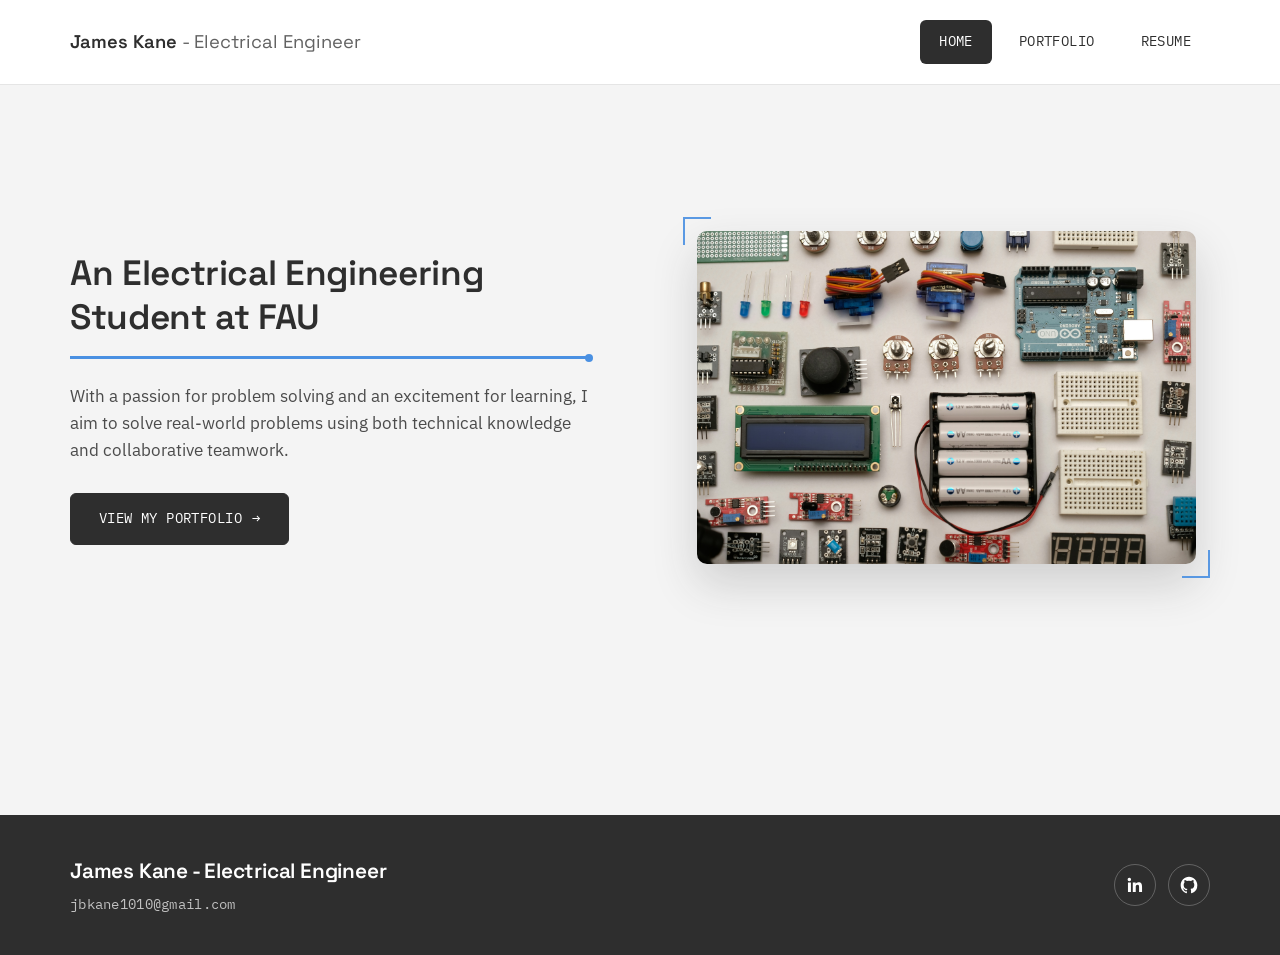
<file: index.html>
<!DOCTYPE html>
<html lang="en">
<head>
<meta charset="UTF-8">
<meta name="viewport" content="width=device-width, initial-scale=1.0">
<title>James Kane | Electrical Engineer</title>
<meta name="description" content="James Kane — Electrical Engineering student at FAU. Portfolio of embedded systems, sensors, and robotics projects.">
<link rel="stylesheet" href="css/style.css">
</head>
<body>

  <div data-component="header" data-base="./" data-active="home"></div>

  <main class="page-content">
    <section class="hero">
      <div class="hero-text">
        <div class="headline-wrap">
          <h2>An Electrical Engineering Student at FAU</h2>
          <div class="headline-underline"></div>
        </div>
        <p>With a passion for problem solving and an excitement for learning, I aim to solve real-world problems using both technical knowledge and collaborative teamwork.</p>
        <a class="btn-primary" href="portfolio.html">
          View My Portfolio
          <span class="arrow">&rarr;</span>
        </a>
      </div>

      <div class="hero-image-wrap">
        <img src="images/HOME_PAGE_IMAGE.jpg" alt="James Kane working on an electrical engineering project">
      </div>
    </section>
  </main>

  <div data-component="footer" data-base="./"></div>

  <script src="js/components.js"></script>
</body>
</html>
</file>
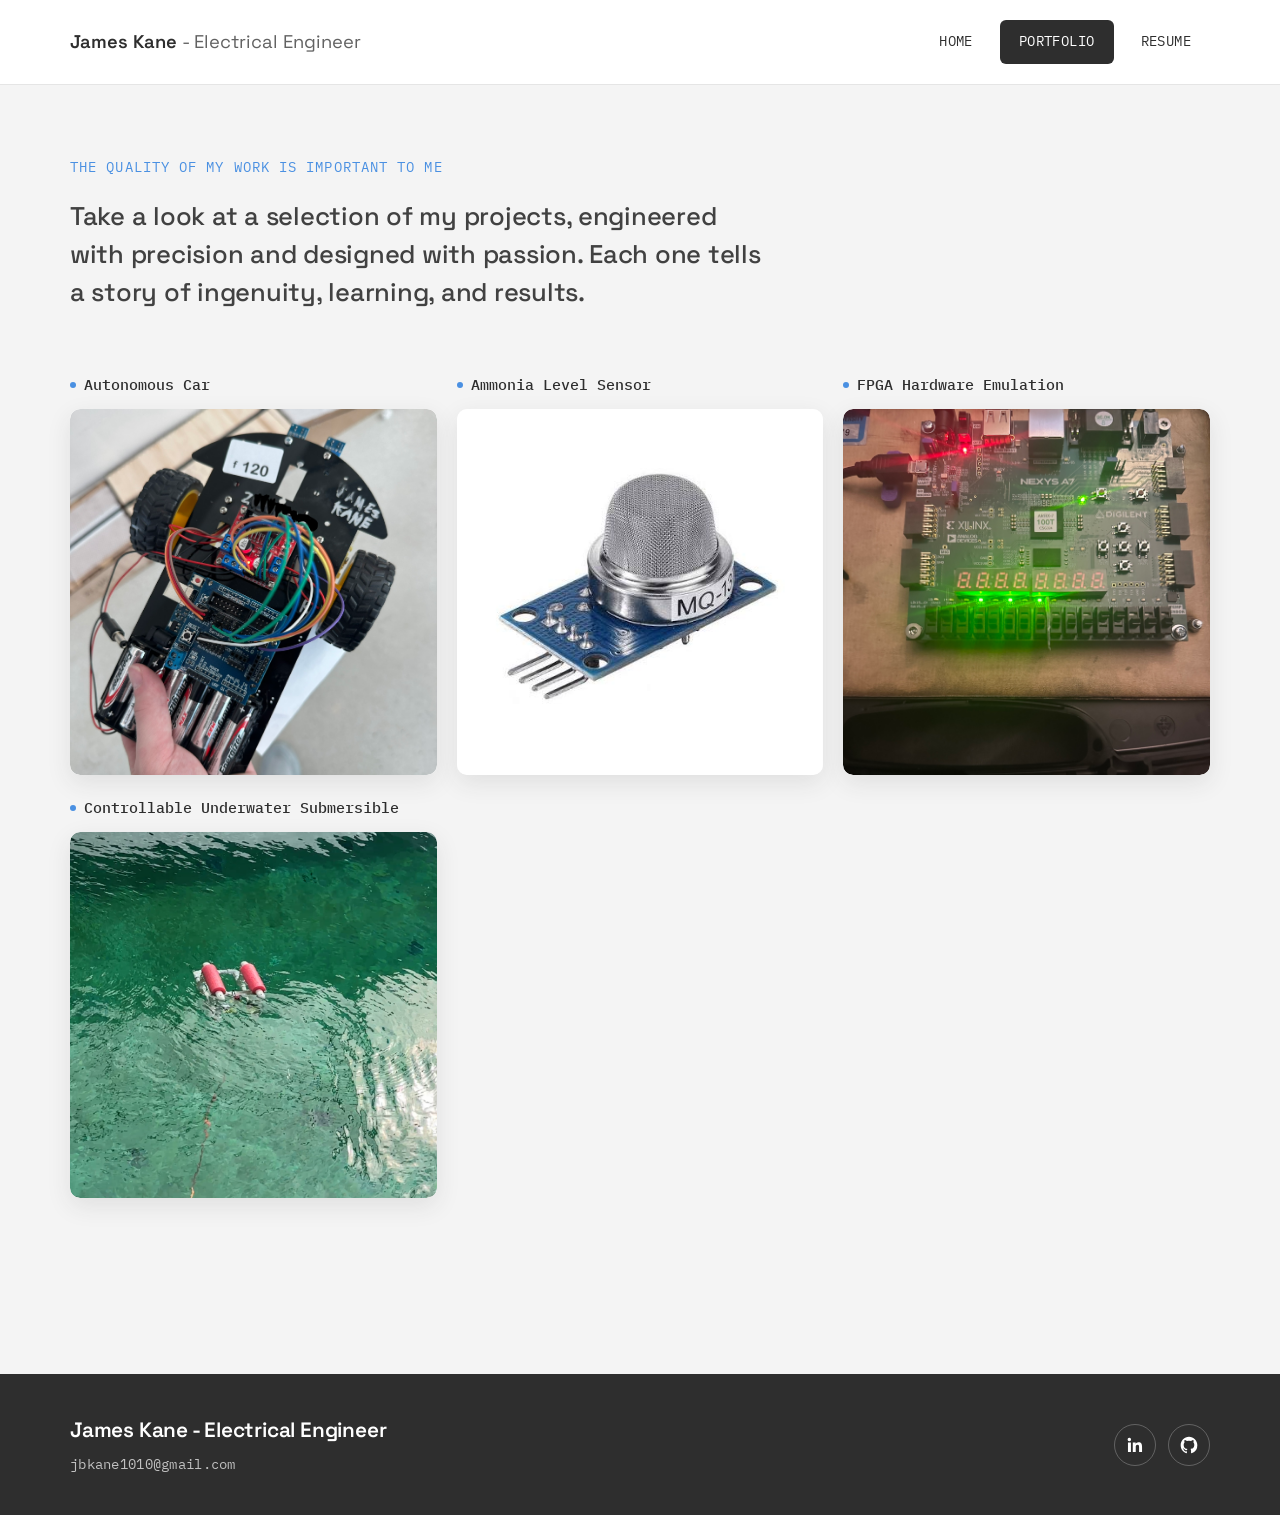
<file: portfolio.html>
<!DOCTYPE html>
<html lang="en">
<head>
<meta charset="UTF-8">
<meta name="viewport" content="width=device-width, initial-scale=1.0">
<title>Portfolio | James Kane</title>
<meta name="description" content="A selection of James Kane's electrical engineering projects, from autonomous vehicles to FPGA emulation.">
<link rel="stylesheet" href="css/style.css">
</head>
<body>

  <div data-component="header" data-base="./" data-active="portfolio"></div>

  <main class="page-content">
    <section class="portfolio-header">
      <div class="portfolio-kicker">The Quality of My Work is Important To Me</div>
      <h3>Take a look at a selection of my projects, engineered with precision and designed with passion. Each one tells a story of ingenuity, learning, and results.</h3>
    </section>

    <section class="project-grid" data-component="project-grid" data-base="./"></section>
  </main>

  <div data-component="footer" data-base="./"></div>

  <script src="js/projects-data.js"></script>
  <script src="js/components.js"></script>
  <script src="js/render-portfolio.js"></script>
</body>
</html>
</file>
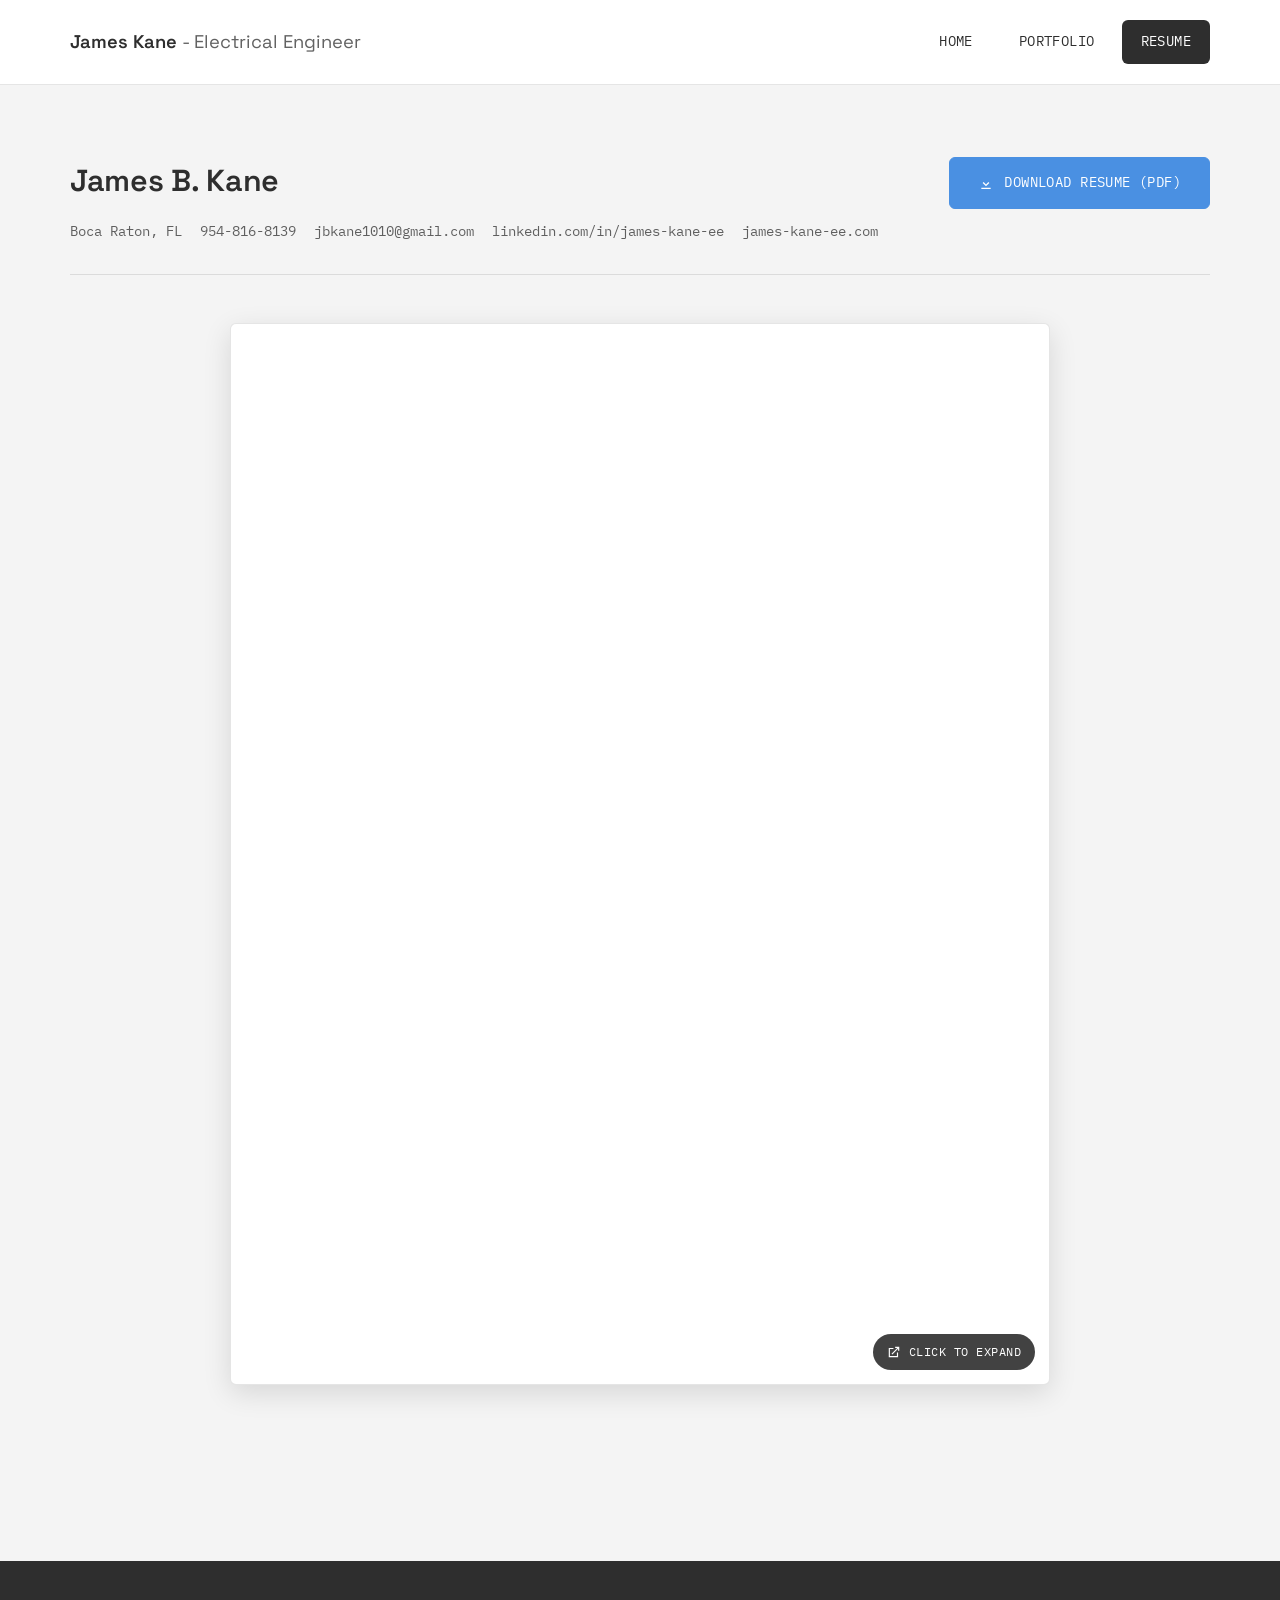
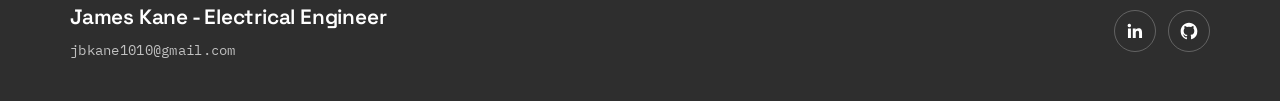
<file: resume.html>
<!DOCTYPE html>
<html lang="en">
<head>
<meta charset="UTF-8">
<meta name="viewport" content="width=device-width, initial-scale=1.0">
<title>Resume | James Kane</title>
<meta name="description" content="James Kane's resume — Electrical Engineering student at FAU with experience in embedded systems, sensors, and hardware design.">
<link rel="stylesheet" href="css/style.css">
</head>
<body>

  <div data-component="header" data-base="./" data-active="resume"></div>

  <main class="page-content">
    <section class="resume-main">

      <div class="resume-header">
        <div class="resume-heading">
          <h3>James B. Kane</h3>
          <div class="resume-contact">
            <span>Boca Raton, FL</span>
            <span>954-816-8139</span>
            <a href="mailto:jbkane1010@gmail.com">jbkane1010@gmail.com</a>
            <a href="https://www.linkedin.com/in/james-kane-ee/" target="_blank" rel="noopener">linkedin.com/in/james-kane-ee</a>
            <a href="index.html">james-kane-ee.com</a>
          </div>
        </div>
        <a class="btn-download" href="files/james-kane-resume.pdf" download="James-Kane-Resume.pdf">
          <svg viewBox="0 0 24 24" aria-hidden="true"><path d="M12 3v11.17l3.59-3.58L17 12l-5 5-5-5 1.41-1.41L12 14.17V3h0zM5 19h14v2H5v-2z"/></svg>
          Download Resume (PDF)
        </a>
      </div>

      <a class="resume-preview" id="resume-preview" href="files/james-kane-resume.pdf" target="_blank" rel="noopener" aria-label="Open resume in full-page PDF viewer">
        <iframe src="files/james-kane-resume.pdf#toolbar=0&navpanes=0&scrollbar=0&view=FitH" title="Resume preview" loading="lazy" tabindex="-1"></iframe>
        <span class="resume-preview-hint">
          <svg viewBox="0 0 24 24" aria-hidden="true"><path d="M14 3v2h3.59l-9.83 9.83 1.41 1.41L19 6.41V10h2V3h-7zM5 5h6v2H5v12h12v-6h2v8H3V5h2z"/></svg>
          Click to expand
        </span>
      </a>

    </section>
  </main>

  <div data-component="footer" data-base="./"></div>

  <script src="js/components.js"></script>
  <script>
    // Google's viewer fetches the PDF itself, so it needs a public URL.
    (function () {
      var host = location.hostname;
      var isLocal = host === 'localhost' || host === '127.0.0.1' || host === '' || host.endsWith('.localhost');
      var origin = isLocal ? 'https://james-kane-ee.com' : location.origin;
      var pdf = origin + '/files/james-kane-resume.pdf';
      document.getElementById('resume-preview').href =
        'https://docs.google.com/viewer?url=' + encodeURIComponent(pdf);
    })();
  </script>
</body>
</html>
</file>
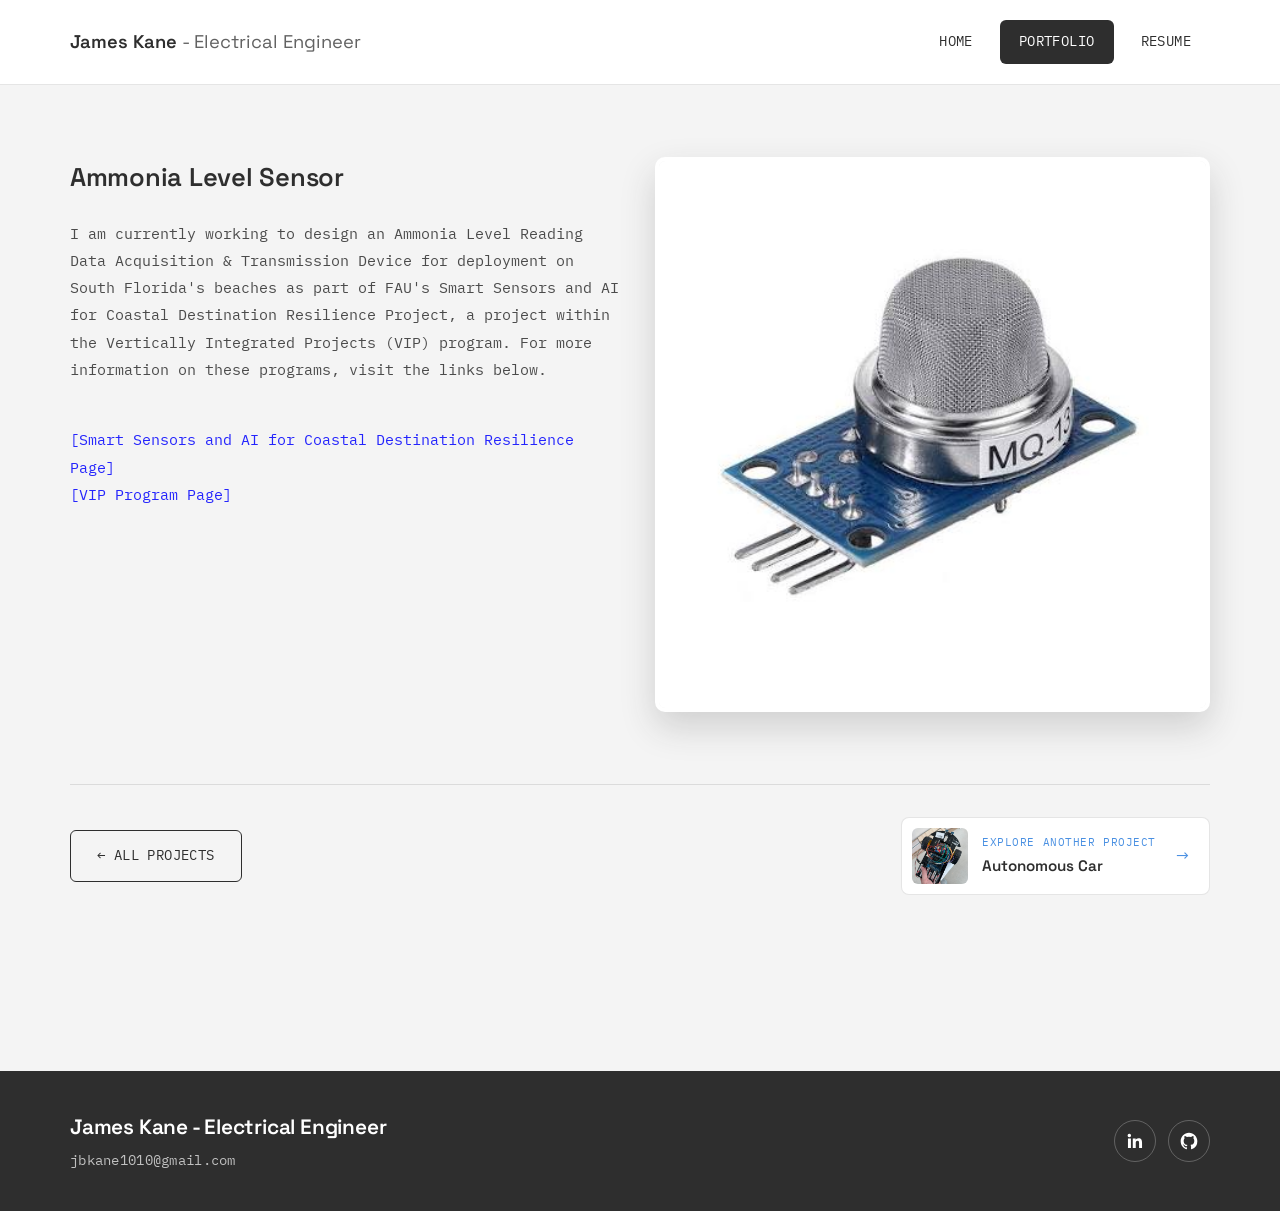
<file: projects/ammonia-sensor.html>
<!DOCTYPE html>
<html lang="en">
<head>
<meta charset="UTF-8">
<meta name="viewport" content="width=device-width, initial-scale=1.0">
<title>Ammonia Level Sensor | James Kane</title>
<meta name="description" content="Ammonia Level Sensor project by James Kane — An In Progress Project.">
<link rel="stylesheet" href="../css/style.css">
</head>
<body>

  <div data-component="header" data-base="../" data-active="portfolio"></div>

  <main class="page-content">
    <section class="project-detail-main">

      <div class="project-layout">
        <div class="project-text">
          <h3 class="project-title">Ammonia Level Sensor</h3>
          <div class="project-description">
            <p>I am currently working to design an Ammonia Level Reading Data Acquisition & Transmission Device for deployment on South Florida's beaches as part of FAU's Smart Sensors and AI for Coastal Destination Resilience Project, a project within the Vertically Integrated Projects (VIP) program. For more information on these programs, visit the links below.</p>
            <br> <a href="https://www.fau.edu/vip/" style="color: blue" >[Smart Sensors and AI for Coastal Destination Resilience Page]</a>
            <br> <a href="https://www.fau.edu/vip/projects/smart-sensors-and-ai/" style="color: blue">[VIP Program Page]</a>
          </div>
        </div>

        <div class="project-images">
          <div class="image-stage" data-count="1">
            <img class="stage-img" src="../images/Ammonia_Sensor_Thumbnail.jpg" alt="Ammonia Level Sensor project">
          </div>
        </div>
      </div>

      <section class="project-nav" data-component="project-nav" data-base="../" data-current="ammonia-sensor"></section>

    </section>
  </main>

  <div data-component="footer" data-base="../"></div>

  <script src="../js/projects-data.js"></script>
  <script src="../js/components.js"></script>
  <script src="../js/project-detail.js"></script>
</body>
</html>
</file>
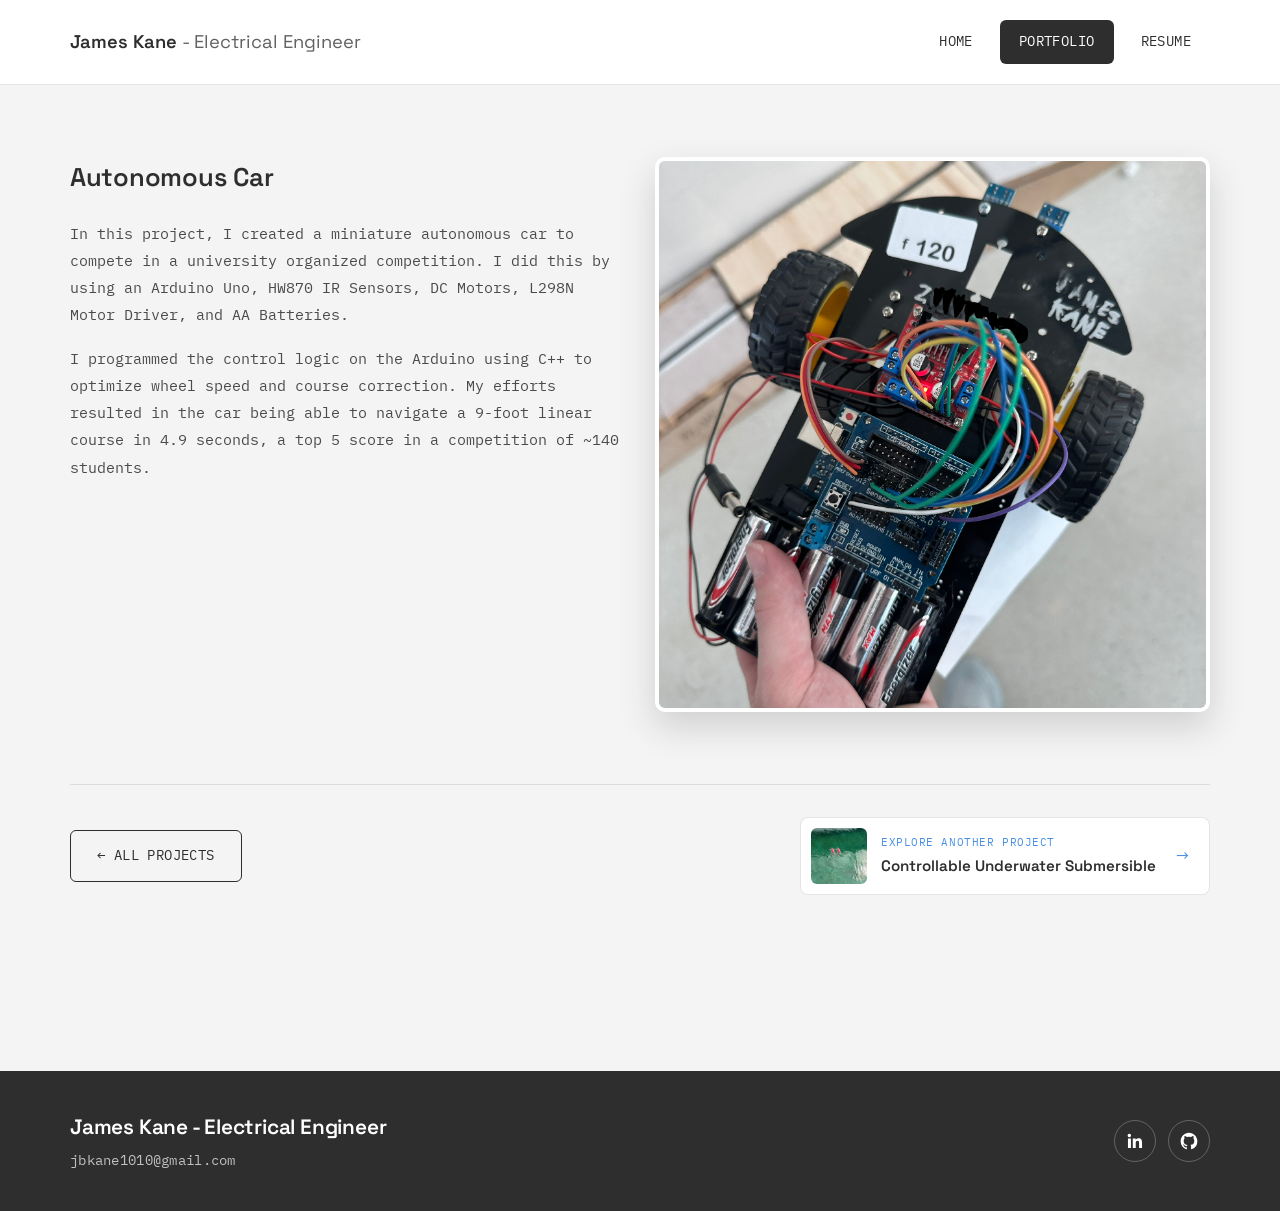
<file: projects/autonomous-car.html>
<!DOCTYPE html>
<html lang="en">
<head>
<meta charset="UTF-8">
<meta name="viewport" content="width=device-width, initial-scale=1.0">
<title>Autonomous Car | James Kane</title>
<meta name="description" content="A miniature autonomous car built with an Arduino Uno, IR sensors, and a custom C++ control loop for a university competition.">
<link rel="stylesheet" href="../css/style.css">
</head>
<body>

  <div data-component="header" data-base="../" data-active="portfolio"></div>

  <main class="page-content">
    <section class="project-detail-main">

      <div class="project-layout">
        <div class="project-text">
          <h3 class="project-title">Autonomous Car</h3>
          <div class="project-description">
            <p>In this project, I created a miniature autonomous car to compete in a university organized competition. I did this by using an Arduino Uno, HW870 IR Sensors, DC Motors, L298N Motor Driver, and AA Batteries.</p>
            <p>I programmed the control logic on the Arduino using C++ to optimize wheel speed and course correction. My efforts resulted in the car being able to navigate a 9-foot linear course in 4.9 seconds, a top 5 score in a competition of ~140 students.</p>
          </div>
        </div>

        <div class="project-images">
          <div class="image-stage" data-count="1">
            <img class="stage-img" src="../images/Autonomous_Car_Thumbnail.jpeg" alt="Autonomous car built on a 2WD chassis with a custom motor controller and sensor board">
          </div>
        </div>
      </div>

      <section class="project-nav" data-component="project-nav" data-base="../" data-current="autonomous-car"></section>

    </section>
  </main>

  <div data-component="footer" data-base="../"></div>

  <script src="../js/projects-data.js"></script>
  <script src="../js/components.js"></script>
  <script src="../js/project-detail.js"></script>
</body>
</html>
</file>
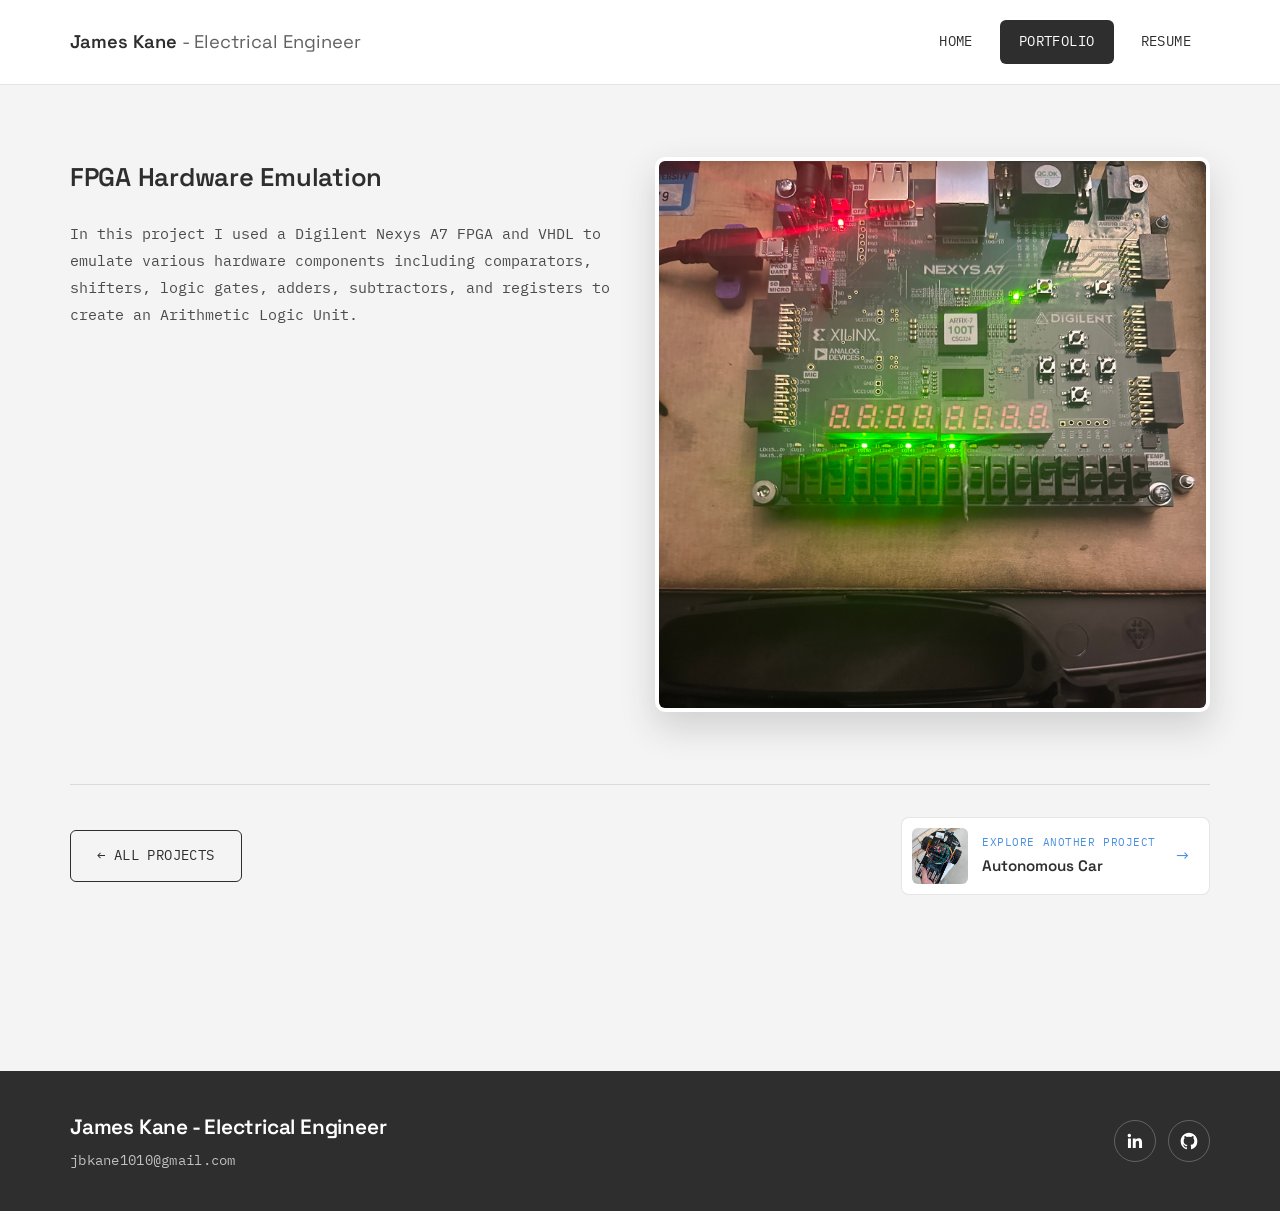
<file: projects/fpga-emulation.html>
<!DOCTYPE html>
<html lang="en">
<head>
<meta charset="UTF-8">
<meta name="viewport" content="width=device-width, initial-scale=1.0">
<title>FPGA Hardware Emulation | James Kane</title>
<meta name="description" content="An Arithmetic Logic Unit built in VHDL on a Digilent Nexys A7 FPGA, emulating comparators, shifters, adders, and registers.">
<link rel="stylesheet" href="../css/style.css">
</head>
<body>

  <div data-component="header" data-base="../" data-active="portfolio"></div>

  <main class="page-content">
    <section class="project-detail-main">

      <div class="project-layout">
        <div class="project-text">
          <h3 class="project-title">FPGA Hardware Emulation</h3>
          <div class="project-description">
            <p>In this project I used a Digilent Nexys A7 FPGA and VHDL to emulate various hardware components including comparators, shifters, logic gates, adders, subtractors, and registers to create an Arithmetic Logic Unit.</p>
          </div>
        </div>

        <div class="project-images">
          <div class="image-stage" data-count="1">
            <img class="stage-img" src="../images/FPGA_Hardware_Emulation_Thumbnail.jpg" alt="Digilent Nexys A7 FPGA board running the custom ALU emulation">
          </div>
        </div>
      </div>

      <section class="project-nav" data-component="project-nav" data-base="../" data-current="fpga-emulation"></section>

    </section>
  </main>

  <div data-component="footer" data-base="../"></div>

  <script src="../js/projects-data.js"></script>
  <script src="../js/components.js"></script>
  <script src="../js/project-detail.js"></script>
</body>
</html>
</file>
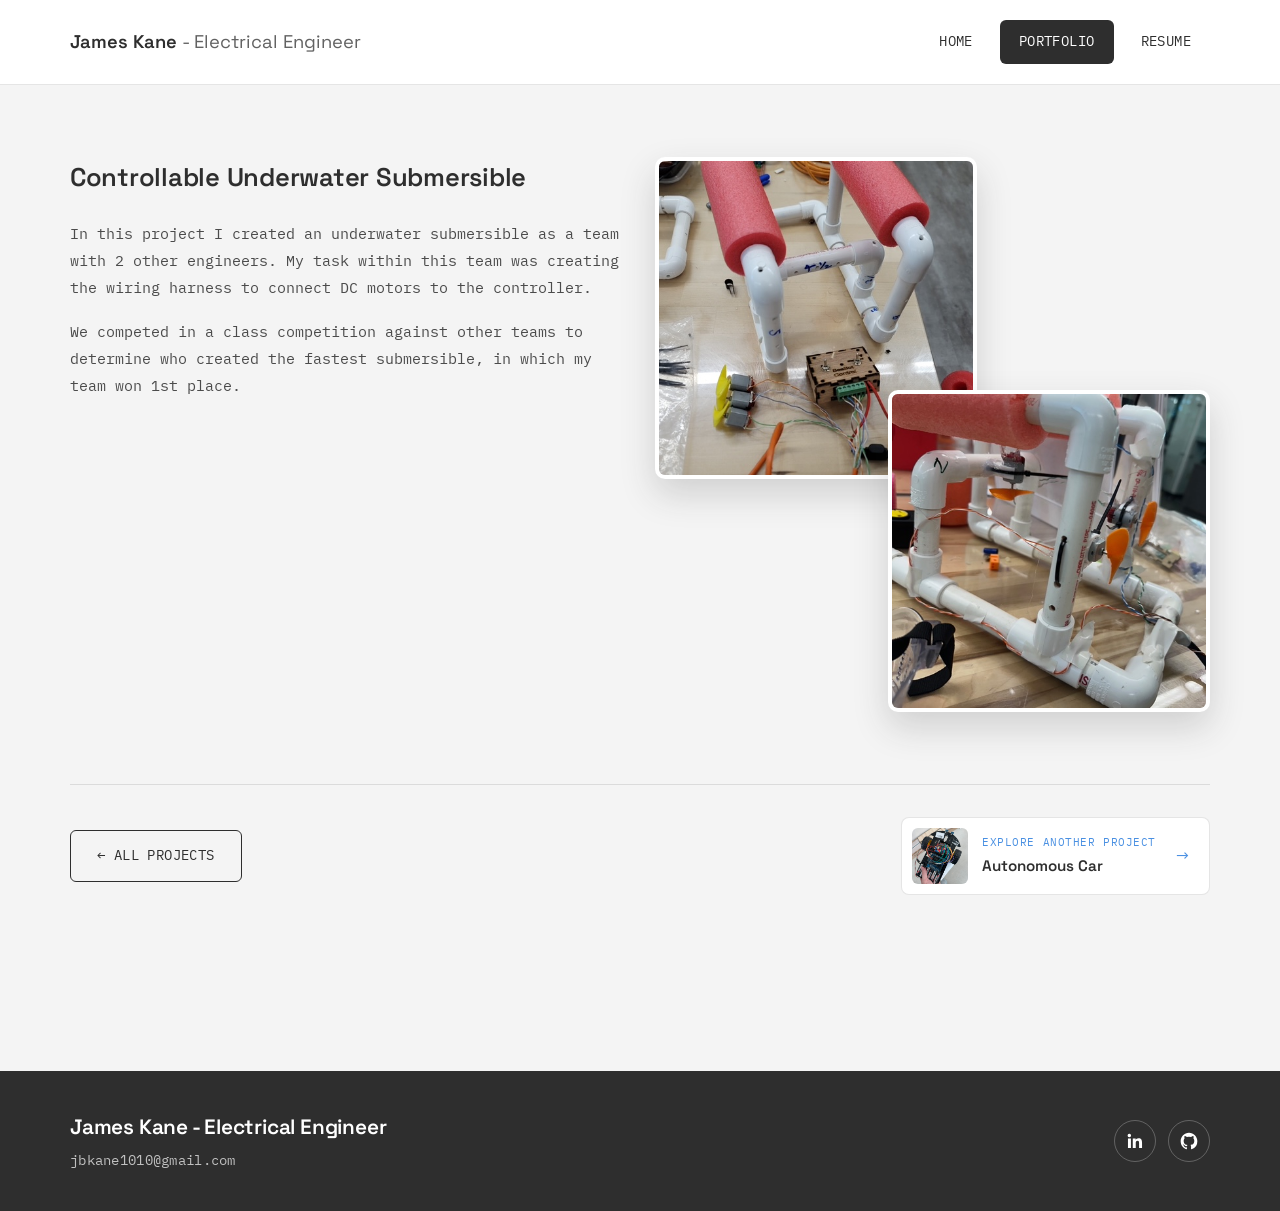
<file: projects/submersible.html>
<!DOCTYPE html>
<html lang="en">
<head>
<meta charset="UTF-8">
<meta name="viewport" content="width=device-width, initial-scale=1.0">
<title>Controllable Underwater Submersible | James Kane</title>
<meta name="description" content="A team-built underwater submersible with a custom DC motor wiring harness, first place in a class-wide speed competition.">
<link rel="stylesheet" href="../css/style.css">
</head>
<body>

  <div data-component="header" data-base="../" data-active="portfolio"></div>

  <main class="page-content">
    <section class="project-detail-main">

      <div class="project-layout">
        <div class="project-text">
          <h3 class="project-title">Controllable Underwater Submersible</h3>
          <div class="project-description">
            <p>In this project I created an underwater submersible as a team with 2 other engineers. My task within this team was creating the wiring harness to connect DC motors to the controller.</p>
            <p>We competed in a class competition against other teams to determine who created the fastest submersible, in which my team won 1st place.</p>
          </div>
        </div>

        <div class="project-images">
          <div class="image-stage" data-count="2">
            <img class="stage-img" src="../images/Submersible_project.JPG" alt="Submersible frame with thruster motors and control board wiring">
            <img class="stage-img" src="../images/Submersible_project_1_.JPG" alt="Assembled submersible with propellers and buoyancy floats">
          </div>
        </div>
      </div>

      <section class="project-nav" data-component="project-nav" data-base="../" data-current="submersible"></section>

    </section>
  </main>

  <div data-component="footer" data-base="../"></div>

  <script src="../js/projects-data.js"></script>
  <script src="../js/components.js"></script>
  <script src="../js/project-detail.js"></script>
</body>
</html>
</file>
<file: css/style.css>
/* =========================================================
   James Kane — Electrical Engineer Portfolio
   Global Stylesheet
   ========================================================= */

/* ---- Fonts ---- */
@import url('https://fonts.googleapis.com/css2?family=Space+Grotesk:wght@400;500;600;700&family=IBM+Plex+Sans:wght@400;500;600&family=IBM+Plex+Mono:wght@400;500&display=swap');

/* ---- Tokens ---- */
:root {
  --color-bg: #F4F4F4;
  --color-primary: #2E2E2E;
  --color-secondary: #FFFFFF;
  --color-accent: #4A90E2;
  --color-accent-dim: rgba(74, 144, 226, 0.35);
  --color-hairline: rgba(46, 46, 46, 0.12);

  --font-display: 'Space Grotesk', 'IBM Plex Sans', sans-serif;
  --font-body: 'IBM Plex Sans', -apple-system, BlinkMacSystemFont, sans-serif;
  --font-mono: 'IBM Plex Mono', 'SFMono-Regular', Menlo, monospace;

  --radius-img: 10px;
  --side-margin: 30px;
  --max-width: 1200px;
}

/* ---- Reset ---- */
* { box-sizing: border-box; }
html { scroll-behavior: smooth; }
body {
  margin: 0;
  background: var(--color-bg);
  color: var(--color-primary);
  font-family: var(--font-body);
  line-height: 1.6;
  min-height: 100vh;
  display: flex;
  flex-direction: column;
}
img { max-width: 100%; display: block; }
a { color: inherit; text-decoration: none; }
h1, h2, h3, h4, h5 {
  font-family: var(--font-display);
  font-weight: 600;
  margin: 0 0 0.5em 0;
  letter-spacing: -0.01em;
}
p { margin: 0 0 1em 0; }

.page-content {
  flex: 1;
  width: 100%;
  max-width: var(--max-width);
  margin: 0 auto;
  padding: 0 var(--side-margin);
}

/* Respect reduced motion */
@media (prefers-reduced-motion: reduce) {
  * { transition: none !important; animation: none !important; }
}

/* =========================================================
   HEADER
   ========================================================= */
.site-header {
  background: var(--color-secondary);
  border-bottom: 1px solid var(--color-hairline);
  position: sticky;
  top: 0;
  z-index: 100;
}
.header-inner {
  max-width: var(--max-width);
  margin: 0 auto;
  padding: 20px var(--side-margin);
  display: flex;
  align-items: center;
  justify-content: space-between;
  gap: 16px;
  flex-wrap: wrap;
}
.brand {
  font-family: var(--font-display);
  font-weight: 600;
  font-size: 1.15rem;
  color: var(--color-primary);
  white-space: nowrap;
}
.brand .brand-sub {
  font-weight: 400;
  color: var(--color-primary);
  opacity: 0.75;
}
.nav {
  display: flex;
  gap: 8px;
}
.nav a {
  font-family: var(--font-mono);
  font-size: 0.85rem;
  letter-spacing: 0.03em;
  text-transform: uppercase;
  padding: 10px 18px;
  border-radius: 6px;
  border: 1px solid transparent;
  transition: border-color 0.2s ease, color 0.2s ease, background 0.2s ease;
}
.nav a:hover {
  border-color: var(--color-accent);
  color: var(--color-accent);
}
.nav a.active {
  color: var(--color-secondary);
  background: var(--color-primary);
}
.nav a.active:hover {
  color: var(--color-secondary);
  border-color: var(--color-primary);
}

/* =========================================================
   FOOTER
   ========================================================= */
.site-footer {
  background: var(--color-primary);
  color: var(--color-secondary);
  margin-top: 80px;
}
.footer-inner {
  max-width: var(--max-width);
  margin: 0 auto;
  padding: 40px var(--side-margin);
  display: flex;
  align-items: center;
  justify-content: space-between;
  gap: 24px;
  flex-wrap: wrap;
}
.footer-left h2 {
  color: var(--color-secondary);
  font-size: 1.3rem;
  margin-bottom: 0.2em;
}
.footer-left h4 {
  color: var(--color-secondary);
  opacity: 0.7;
  font-family: var(--font-mono);
  font-weight: 400;
  font-size: 0.9rem;
  margin: 0;
  letter-spacing: 0.02em;
}
.footer-right {
  display: flex;
  gap: 12px;
}
.social-btn {
  display: flex;
  align-items: center;
  justify-content: center;
  width: 42px;
  height: 42px;
  border-radius: 50%;
  border: 1px solid rgba(255, 255, 255, 0.25);
  color: var(--color-secondary);
  transition: background 0.2s ease, border-color 0.2s ease, transform 0.2s ease;
}
.social-btn:hover {
  background: var(--color-accent);
  border-color: var(--color-accent);
  transform: translateY(-2px);
}
.social-btn svg { width: 20px; height: 20px; fill: currentColor; }

/* =========================================================
   HOME PAGE
   ========================================================= */
.hero {
  display: grid;
  grid-template-columns: 1.05fr 1fr;
  gap: 60px;
  align-items: center;
  padding: 72px 0 96px 0;
  min-height: calc(100vh - 250px);
}
.hero-text { max-width: 520px; }
.headline-wrap {
  display: inline-block;
  margin-bottom: 24px;
}
.headline-wrap h2 {
  font-size: clamp(1.6rem, 3vw, 2.2rem);
  line-height: 1.25;
}
.headline-underline {
  height: 3px;
  width: 100%;
  background: var(--color-accent);
  margin-top: 14px;
  position: relative;
}
.headline-underline::after {
  content: '';
  position: absolute;
  right: -3px;
  top: -2.5px;
  width: 8px;
  height: 8px;
  border-radius: 50%;
  background: var(--color-accent);
}
.hero-text p {
  font-size: 1.05rem;
  color: var(--color-primary);
  opacity: 0.85;
}
.btn-primary {
  display: inline-flex;
  align-items: center;
  gap: 10px;
  margin-top: 12px;
  padding: 14px 28px;
  background: var(--color-primary);
  color: var(--color-secondary);
  border-radius: 6px;
  font-family: var(--font-mono);
  font-size: 0.85rem;
  letter-spacing: 0.03em;
  text-transform: uppercase;
  border: 1px solid var(--color-primary);
  transition: background 0.2s ease, color 0.2s ease, border-color 0.2s ease, transform 0.2s ease;
}
.btn-primary:hover {
  background: var(--color-accent);
  border-color: var(--color-accent);
  transform: translateY(-2px);
}
.btn-primary .arrow { transition: transform 0.2s ease; }
.btn-primary:hover .arrow { transform: translateX(3px); }

.hero-image-wrap {
  position: relative;
  padding: 14px;
}
.hero-image-wrap::before,
.hero-image-wrap::after {
  content: '';
  position: absolute;
  width: 26px;
  height: 26px;
  border: 2px solid var(--color-accent);
  opacity: 0.9;
}
.hero-image-wrap::before {
  top: 0; left: 0;
  border-right: none;
  border-bottom: none;
}
.hero-image-wrap::after {
  bottom: 0; right: 0;
  border-left: none;
  border-top: none;
}
.hero-image-wrap img {
  border-radius: var(--radius-img);
  width: 100%;
  box-shadow: 0 20px 45px rgba(46, 46, 46, 0.18);
}

/* =========================================================
   PORTFOLIO PAGE
   ========================================================= */
.portfolio-header {
  padding: 72px 0 48px 0;
}
.portfolio-kicker {
  font-family: var(--font-mono);
  font-size: 0.85rem;
  letter-spacing: 0.08em;
  text-transform: uppercase;
  color: var(--color-accent);
  margin-bottom: 18px;
}
.portfolio-header h3 {
  font-size: clamp(1.2rem, 2.2vw, 1.6rem);
  font-weight: 500;
  line-height: 1.5;
  max-width: 62%;
  color: var(--color-primary);
  opacity: 0.9;
}

.project-grid {
  display: grid;
  grid-template-columns: repeat(3, 1fr);
  gap: 20px;
  padding-bottom: 96px;
}
.project-tile {
  display: block;
}
.project-tile .tile-title {
  font-family: var(--font-mono);
  font-size: 0.95rem;
  font-weight: 500;
  margin-bottom: 12px;
  color: var(--color-primary);
  display: flex;
  align-items: center;
  gap: 8px;
}
.project-tile .tile-title::before {
  content: '';
  width: 6px;
  height: 6px;
  background: var(--color-accent);
  border-radius: 50%;
  flex-shrink: 0;
}
.tile-image-wrap {
  position: relative;
  aspect-ratio: 1 / 1;
  overflow: hidden;
  border-radius: var(--radius-img);
  background: var(--color-secondary);
  box-shadow: 0 8px 24px rgba(46, 46, 46, 0.1);
}
.tile-image-wrap img {
  width: 100%;
  height: 100%;
  object-fit: cover;
  border-radius: var(--radius-img);
  transition: transform 0.35s ease;
}
.tile-image-wrap::before,
.tile-image-wrap::after {
  content: '';
  position: absolute;
  width: 18px;
  height: 18px;
  border: 2px solid var(--color-secondary);
  opacity: 0;
  transition: opacity 0.25s ease;
  z-index: 2;
}
.tile-image-wrap::before {
  top: 8px; left: 8px;
  border-right: none;
  border-bottom: none;
}
.tile-image-wrap::after {
  bottom: 8px; right: 8px;
  border-left: none;
  border-top: none;
}
.project-tile:hover .tile-image-wrap img { transform: scale(1.05); }
.project-tile:hover .tile-image-wrap::before,
.project-tile:hover .tile-image-wrap::after { opacity: 0.85; }

/* =========================================================
   PROJECT DETAIL PAGES
   ========================================================= */
.project-detail-main {
  padding: 72px 0 96px 0;
}

/* --- Text / image split --- */
.project-layout {
  display: grid;
  grid-template-columns: 1fr 1fr;
  gap: 30px;
  align-items: start;
}

.project-text .project-title {
  font-size: 1.6rem;
  margin-bottom: 22px;
}
.project-description {
  font-family: var(--font-mono);
  font-size: 0.92rem;
  line-height: 1.85;
  color: var(--color-primary);
  opacity: 0.85;
}
.project-description p {
  margin-bottom: 1.1em;
}
.project-description p:last-child { margin-bottom: 0; }

/* --- Image collage stage ---
   The stage is a fixed-ratio box, so the total "image space" is identical
   on every project page no matter how many photos it holds. Images are
   positioned as percentages of that box and cropped (never stretched) to
   fill their slot, so proportions are always preserved. */
.image-stage {
  position: relative;
  width: 100%;
  aspect-ratio: 1 / 1;
}
.stage-img {
  position: absolute;
  border-radius: var(--radius-img);
  object-fit: cover;
  border: 4px solid var(--color-secondary);
  box-shadow: 0 15px 35px rgba(46, 46, 46, 0.18);
  background: var(--color-secondary);
}

/* 1 image: fills the stage */
.image-stage[data-count="1"] .stage-img {
  inset: 0;
  width: 100%;
  height: 100%;
}

/* 2 images: diagonal overlap, upper-left + lower-right */
.image-stage[data-count="2"] .stage-img:nth-of-type(1) {
  top: 0; left: 0;
  width: 58%; height: 58%;
  z-index: 1;
}
.image-stage[data-count="2"] .stage-img:nth-of-type(2) {
  bottom: 0; right: 0;
  width: 58%; height: 58%;
  z-index: 2;
}

/* 3 images: large top-left, small top-right, large bottom-right */
.image-stage[data-count="3"] .stage-img:nth-of-type(1) {
  top: 0; left: 0;
  width: 58%; height: 58%;
  z-index: 1;
}
.image-stage[data-count="3"] .stage-img:nth-of-type(2) {
  top: 0; right: 0;
  width: 44%; height: 44%;
  z-index: 2;
}
.image-stage[data-count="3"] .stage-img:nth-of-type(3) {
  bottom: 0; right: 0;
  width: 58%; height: 58%;
  z-index: 3;
}

/* 4 images: 2x2 grid with a slight overlap in the middle */
.image-stage[data-count="4"] .stage-img {
  width: 55%;
  height: 55%;
}
.image-stage[data-count="4"] .stage-img:nth-of-type(1) { top: 0; left: 0; z-index: 1; }
.image-stage[data-count="4"] .stage-img:nth-of-type(2) { top: 0; right: 0; z-index: 2; }
.image-stage[data-count="4"] .stage-img:nth-of-type(3) { bottom: 0; left: 0; z-index: 3; }
.image-stage[data-count="4"] .stage-img:nth-of-type(4) { bottom: 0; right: 0; z-index: 4; }

/* --- Video embed (only present on pages with an associated video) --- */
.project-video {
  margin-top: 60px;
}
.video-embed {
  position: relative;
  width: 100%;
  aspect-ratio: 16 / 9;
  border-radius: var(--radius-img);
  overflow: hidden;
  box-shadow: 0 15px 35px rgba(46, 46, 46, 0.18);
}
.video-embed iframe {
  position: absolute;
  inset: 0;
  width: 100%;
  height: 100%;
  border: 0;
}

/* --- Bottom nav: back to portfolio / random project --- */
.project-nav {
  display: flex;
  align-items: center;
  justify-content: space-between;
  gap: 20px;
  flex-wrap: wrap;
  margin-top: 72px;
  padding-top: 32px;
  border-top: 1px solid var(--color-hairline);
}
.btn-secondary {
  display: inline-flex;
  align-items: center;
  gap: 10px;
  padding: 14px 26px;
  border-radius: 6px;
  border: 1px solid var(--color-primary);
  color: var(--color-primary);
  font-family: var(--font-mono);
  font-size: 0.85rem;
  letter-spacing: 0.03em;
  text-transform: uppercase;
  transition: background 0.2s ease, color 0.2s ease, transform 0.2s ease;
}
.btn-secondary:hover {
  background: var(--color-primary);
  color: var(--color-secondary);
  transform: translateY(-2px);
}

.random-project-card {
  display: flex;
  align-items: center;
  gap: 14px;
  padding: 10px;
  padding-right: 20px;
  border-radius: 8px;
  border: 1px solid var(--color-hairline);
  background: var(--color-secondary);
  transition: border-color 0.2s ease, transform 0.2s ease, box-shadow 0.2s ease;
}
.random-project-card:hover {
  border-color: var(--color-accent);
  transform: translateY(-2px);
  box-shadow: 0 10px 24px rgba(46, 46, 46, 0.1);
}
.random-project-card img {
  width: 56px;
  height: 56px;
  object-fit: cover;
  border-radius: 6px;
  flex-shrink: 0;
}
.random-project-copy {
  display: flex;
  flex-direction: column;
  gap: 2px;
}
.random-project-label {
  font-family: var(--font-mono);
  font-size: 0.7rem;
  letter-spacing: 0.05em;
  text-transform: uppercase;
  color: var(--color-accent);
}
.random-project-title {
  font-family: var(--font-display);
  font-weight: 600;
  font-size: 0.95rem;
  color: var(--color-primary);
}
.random-arrow {
  margin-left: 6px;
  color: var(--color-accent);
  transition: transform 0.2s ease;
}
.random-project-card:hover .random-arrow { transform: translateX(3px); }

/* =========================================================
   RESUME PAGE
   ========================================================= */
.resume-main {
  padding: 72px 0 96px 0;
}
.resume-header {
  display: flex;
  align-items: flex-start;
  justify-content: space-between;
  gap: 24px;
  flex-wrap: wrap;
  padding-bottom: 32px;
  margin-bottom: 48px;
  border-bottom: 1px solid var(--color-hairline);
}
.resume-heading h3 {
  font-size: clamp(1.4rem, 2.6vw, 1.9rem);
}
.resume-contact {
  display: flex;
  flex-wrap: wrap;
  gap: 6px 18px;
  font-family: var(--font-mono);
  font-size: 0.85rem;
  color: var(--color-primary);
  opacity: 0.75;
}
.resume-contact a:hover { color: var(--color-accent); opacity: 1; }
.btn-download {
  display: inline-flex;
  align-items: center;
  gap: 10px;
  padding: 14px 28px;
  background: var(--color-accent);
  color: var(--color-secondary);
  border-radius: 6px;
  font-family: var(--font-mono);
  font-size: 0.85rem;
  letter-spacing: 0.03em;
  text-transform: uppercase;
  border: 1px solid var(--color-accent);
  white-space: nowrap;
  transition: background 0.2s ease, border-color 0.2s ease, transform 0.2s ease;
}
.btn-download svg { width: 16px; height: 16px; fill: currentColor; }
.btn-download:hover {
  background: var(--color-primary);
  border-color: var(--color-primary);
  transform: translateY(-2px);
}

.resume-preview {
  position: relative;
  display: block;
  max-width: 820px;
  margin: 0 auto;
  aspect-ratio: 8.5 / 11;
  border: 1px solid var(--color-hairline);
  border-radius: 6px;
  overflow: hidden;
  background: #fff;
  box-shadow: 0 8px 28px rgba(0, 0, 0, 0.12);
  cursor: zoom-in;
  transition: transform 0.2s ease, box-shadow 0.2s ease;
}
.resume-preview:hover {
  transform: translateY(-2px);
  box-shadow: 0 12px 34px rgba(0, 0, 0, 0.18);
}
.resume-preview iframe {
  width: 100%;
  height: 100%;
  border: 0;
  pointer-events: none; /* clicks go to the link, not the embedded viewer */
}
.resume-preview-hint {
  position: absolute;
  right: 14px;
  bottom: 14px;
  display: inline-flex;
  align-items: center;
  gap: 8px;
  padding: 8px 14px;
  background: var(--color-primary);
  color: var(--color-secondary);
  border-radius: 999px;
  font-family: var(--font-mono);
  font-size: 0.75rem;
  letter-spacing: 0.04em;
  text-transform: uppercase;
  opacity: 0.9;
}
.resume-preview-hint svg { width: 14px; height: 14px; fill: currentColor; }

/* =========================================================
   RESPONSIVE
   ========================================================= */
@media (max-width: 900px) {
  .hero {
    grid-template-columns: 1fr;
    gap: 40px;
    padding: 48px 0 64px 0;
  }
  .hero-image-wrap { order: -1; }
  .hero-text { max-width: 100%; }
  .portfolio-header h3 { max-width: 100%; }
  .project-grid { grid-template-columns: repeat(2, 1fr); }
  .project-layout { grid-template-columns: 1fr; gap: 36px; }
  .image-stage { max-width: 480px; }
}

@media (max-width: 600px) {
  .header-inner { padding: 16px var(--side-margin); }
  .nav a { padding: 8px 12px; font-size: 0.75rem; }
  .brand { font-size: 1rem; }
  .project-grid { grid-template-columns: 1fr; }
  .footer-inner { flex-direction: column; align-items: flex-start; }
  .project-nav { flex-direction: column; align-items: stretch; }
  .btn-secondary { justify-content: center; }
  .random-project-card { padding-right: 10px; }
  .resume-header { flex-direction: column; }
  .btn-download { width: 100%; justify-content: center; }
}
</file>
